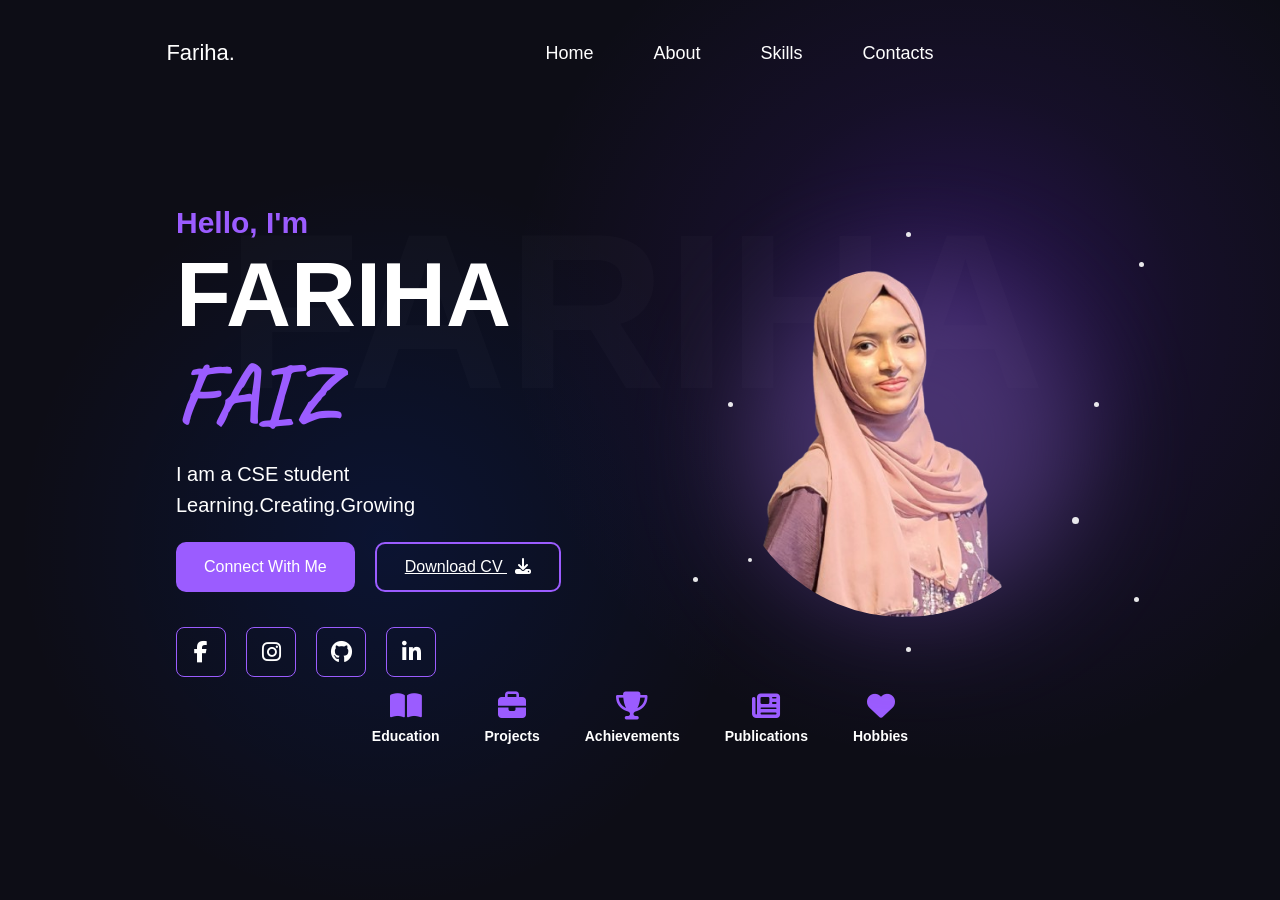
<file: index.html>
<!DOCTYPE html>
<html lang="en">
<head>
    <meta charset="UTF-8">
    <meta name="viewport" content="width=device-width, initial-scale=1.0">
    <title>Fariha Portfolio</title>

    <link rel="stylesheet" href="style.css">

    <link rel="stylesheet"
    href="https://cdnjs.cloudflare.com/ajax/libs/font-awesome/6.5.1/css/all.min.css">
<link href="https://fonts.googleapis.com/css2?family=Caveat:wght@700&display=swap" rel="stylesheet">
</head>
<body>

    <!-- Navbar -->

    <nav class="navbar">

        <div class="logo">
            Fariha.
        </div>

        <ul class="menu">
            <li><a href="#">Home</a></li>
            <li><a href="about.html">About</a></li>
            <li><a href="skills.html">Skills</a></li>
            <li><a href="contacts.html">Contacts</a></li>
            
        </ul>

    </nav>

    <section class="hero">
        <div class="bg-text">FARIHA</div>

        <div class="hero-content">

            <h3>Hello, I'm</h3>

            <h1>FARIHA</h1>

            <h2>FAIZ</h2>

            <p>I am a CSE student</p>

            <p>Learning.Creating.Growing</p>

            <div class="buttons">

               <button class="connect-btn">
                    Connect With Me
                </button>
 
                <a href="Fariha_Binte_Faiz_CV.pdf"
                   class="cv-btn" download>
    Download CV <i class="fa-solid fa-download"></i>
                </a>

            </div>

           <div class="social-icons">

    <a href="https://www.facebook.com/share/1924A98xj2/" target="_blank">
        <i class="fab fa-facebook-f"></i>
    </a>

    <a href="https://www.instagram.com/_fariha_faiz_/" target="_blank">
        <i class="fab fa-instagram"></i>
    </a>

    <a href="https://github.com/farihafaiz008" target="_blank">
        <i class="fab fa-github"></i>
    </a>

    <a href="#" target="_blank">
        <i class="fab fa-linkedin-in"></i>
    </a>

</div> 

        </div>

        <div class="hero-image">
    <div class="glow-circle"></div>
    <div class="photo-ring"></div>
    <img src="images/fariha.png" alt="Fariha">

    <span class="dot dot1"></span>
<span class="dot dot3"></span>

<span class="dot dot4"></span>
<span class="dot dot5"></span>
<span class="dot dot6"></span>
   <span class="dot dot7"></span> 
<span class="dot dot8"></span>
<span class="dot dot9"></span>
<span class="dot dot10"></span>
<span class="dot dot11"></span>
<span class="dot dot12"></span>
    

</div>

    </section>
<section class="bottom-nav">

    <a href="education.html" class="bottom-item">
        <i class="fas fa-book-open"></i>
        <span>Education</span>
    </a>

    <a href="projects.html" class="bottom-item">
        <i class="fas fa-briefcase"></i>
        <span>Projects</span>
    </a>

    <a href="achievements.html" class="bottom-item">
        <i class="fas fa-trophy"></i>
        <span>Achievements</span>
    </a>

    <a href="publications.html" class="bottom-item">
        <i class="fas fa-newspaper"></i>
        <span>Publications</span>
    </a>

    <a href="hobbies.html" class="bottom-item">
        <i class="fas fa-heart"></i>
        <span>Hobbies</span>
    </a>

</section>
    
</body>
</html>
</file>
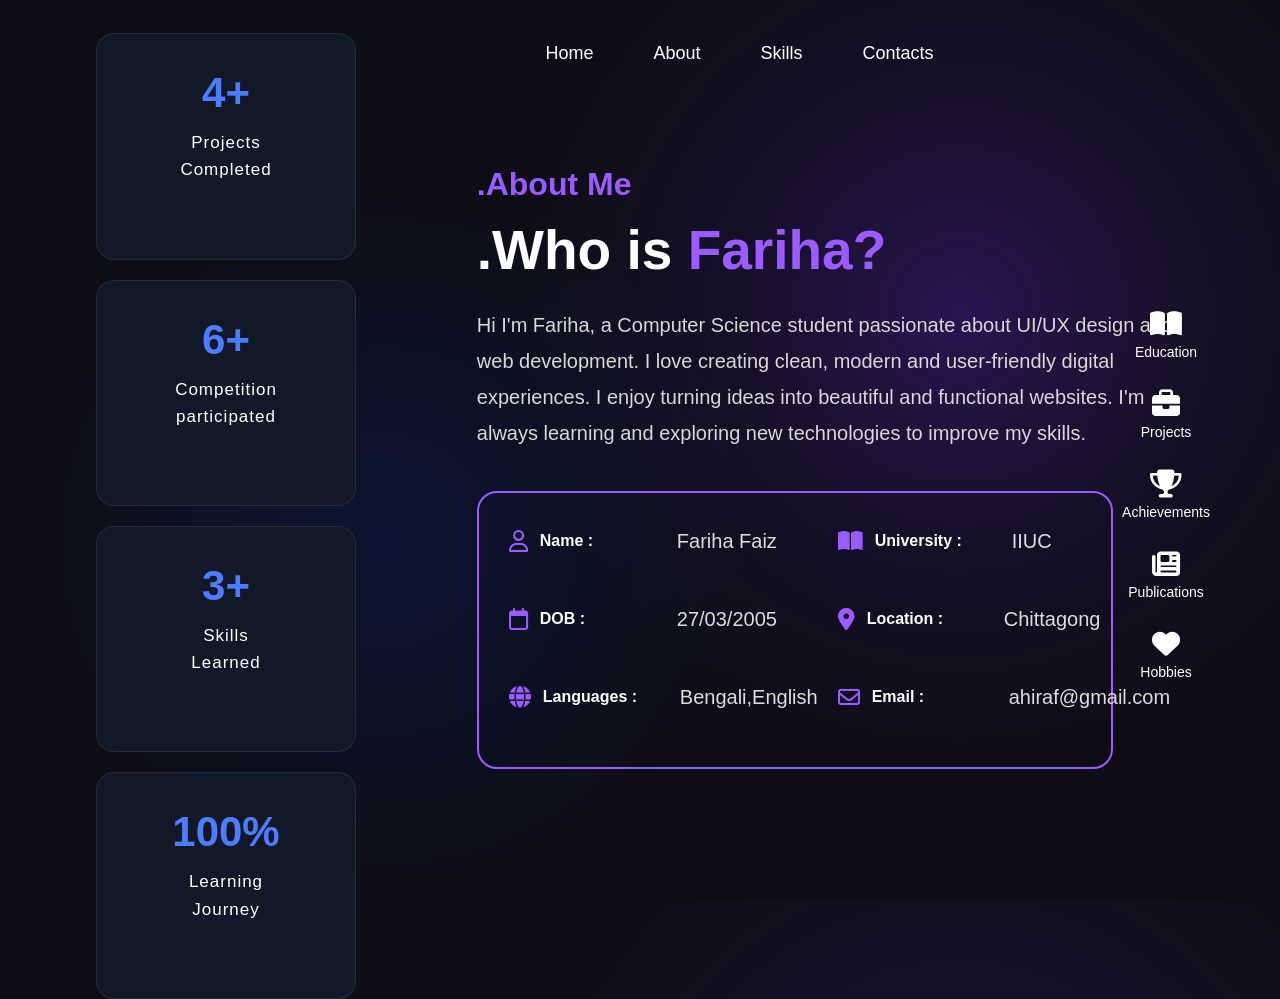
<file: about.html>
<!DOCTYPE html>
<html lang="en">
<head>
    <meta charset="UTF-8">
    <meta name="viewport" content="width=device-width, initial-scale=1.0">
    <title>Fariha Portfolio</title>

    <link rel="stylesheet" href="style.css">

    <link rel="stylesheet"
    href="https://cdnjs.cloudflare.com/ajax/libs/font-awesome/6.5.1/css/all.min.css">
<link href="https://fonts.googleapis.com/css2?family=Caveat:wght@700&display=swap" rel="stylesheet">
</head>
<body>
<div class="side-menu">
    <a href="education.html"><i class="fas fa-book-open"></i><span>Education</span></a>

    <a href="projects.html"><i class="fas fa-briefcase"></i><span>Projects</span></a>

    <a href="achievements.html"><i class="fas fa-trophy"></i><span>Achievements</span></a>

    <a href="publications.html"><i class="fas fa-newspaper"></i><span>Publications</span></a>

    <a href="hobbies.html"><i class="fas fa-heart"></i><span>Hobbies</span></a>
</div>
    <!-- Navbar -->

    <nav class="navbar">

        <div class="logo">
            Fariha.
        </div>

        <ul class="menu">
            <li><a href="index.html">Home</a></li>
            <li><a href="#">About</a></li>
            <li><a href="skills.html">Skills</a></li>
            <li><a href="contacts.html">Contacts</a></li>
        </ul>

    </nav>

<section class="about page-animation">
    <div class="about-left">

    <div class="stat-card">
        <h2>4+</h2>
        <p>Projects<br>Completed</p>
    </div>

    <div class="stat-card">
        <h2>6+</h2>
        <p>Competition<br>participated</p>
    </div>

    <div class="stat-card">
        <h2>3+</h2>
        <p>Skills<br>Learned</p>
    </div>

    <div class="stat-card">
        <h2>100%</h2>
        <p>Learning<br>Journey</p>
    </div>

</div>

    <!-- Right Side -->
    <div class="about-right">

        <h4>.About Me</h4>

        <h1>.Who is <span>Fariha?</span></h1>

        <p>
            Hi I'm Fariha, a Computer Science student passionate about UI/UX design and web development.
            I love creating clean, modern and user-friendly digital experiences.
            I enjoy turning ideas into beautiful and functional websites.
            I'm always learning and exploring new technologies to improve my skills.
        </p>

        <div class="info-box">

            <div class="info-item">
                <i class="fa-regular fa-user"></i>
                <span>Name :</span>
                <p>Fariha Faiz</p>
            </div>

            <div class="info-item">
                <i class="fa-solid fa-book-open"></i>
                <span>University :</span>
                <p>IIUC</p>
            </div>

            <div class="info-item">
                <i class="fa-regular fa-calendar"></i>
                <span>DOB :</span>
                <p>27/03/2005</p>
            </div>

            <div class="info-item">
                <i class="fa-solid fa-location-dot"></i>
                <span>Location :</span>
                <p>Chittagong</p>
            </div>

            <div class="info-item">
                <i class="fa-solid fa-globe"></i>
                <span>Languages :</span>
                <p>Bengali,English</p>
            </div>

            <div class="info-item">
                <i class="fa-regular fa-envelope"></i>
                <span>Email :</span>
                <p>ahiraf@gmail.com</p>
            </div>

        </div>

    </div>

</section>
</file>
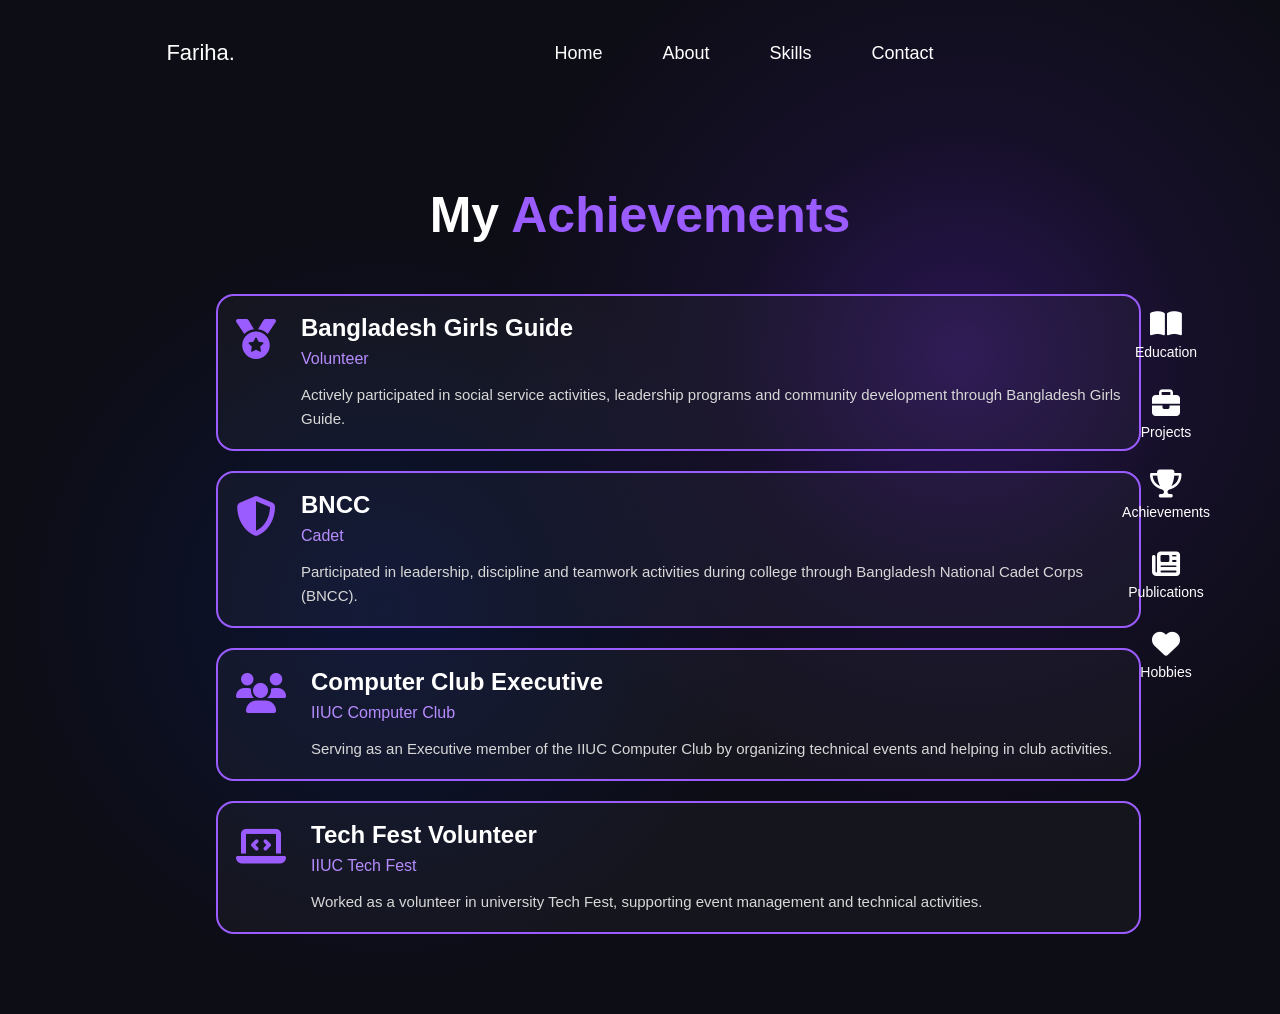
<file: achievements.html>
<!DOCTYPE html>
<html lang="en">
<head>
    <meta charset="UTF-8">
    <meta name="viewport" content="width=device-width, initial-scale=1.0">
    <title>Achievements | Fariha Portfolio</title>

    <link rel="stylesheet" href="style.css">

    <link rel="stylesheet"
    href="https://cdnjs.cloudflare.com/ajax/libs/font-awesome/6.5.1/css/all.min.css">
</head>
<body>
<div class="side-menu">
    <a href="education.html"><i class="fas fa-book-open"></i><span>Education</span></a>

    <a href="projects.html"><i class="fas fa-briefcase"></i><span>Projects</span></a>

    <a href="achievements.html"><i class="fas fa-trophy"></i><span>Achievements</span></a>

    <a href="publications.html"><i class="fas fa-newspaper"></i><span>Publications</span></a>

    <a href="hobbies.html"><i class="fas fa-heart"></i><span>Hobbies</span></a>
</div>
<nav class="navbar">

    <div class="logo">
        Fariha.
    </div>

    <ul class="menu">
        <li><a href="index.html">Home</a></li>
        <li><a href="about.html">About</a></li>
        <li><a href="skills.html">Skills</a></li>
        <li><a href="contacts.html">Contact</a></li>
    </ul>

</nav>

<section class="achievement-page page-animation">

    <h1>My <span>Achievements</span></h1>

    <div class="achievement-box">

        <i class="fas fa-medal"></i>

        <div class="achievement-content">

            <h2>Bangladesh Girls Guide</h2>

            <h4>Volunteer</h4>

            <p>
                Actively participated in social service activities,
                leadership programs and community development through
                Bangladesh Girls Guide.
            </p>

        </div>

    </div>


    <div class="achievement-box">

        <i class="fas fa-shield-alt"></i>

        <div class="achievement-content">

            <h2>BNCC</h2>

            <h4>Cadet</h4>

            <p>
                Participated in leadership, discipline and teamwork
                activities during college through Bangladesh National
                Cadet Corps (BNCC).
            </p>

        </div>

    </div>


    <div class="achievement-box">

        <i class="fas fa-users"></i>

        <div class="achievement-content">

            <h2>Computer Club Executive</h2>

            <h4>IIUC Computer Club</h4>

            <p>
                Serving as an Executive member of the IIUC Computer
                Club by organizing technical events and helping in
                club activities.
            </p>

        </div>

    </div>


    <div class="achievement-box">

        <i class="fas fa-laptop-code"></i>

        <div class="achievement-content">

            <h2>Tech Fest Volunteer</h2>

            <h4>IIUC Tech Fest</h4>

            <p>
                Worked as a volunteer in university Tech Fest,
                supporting event management and technical activities.
            </p>

        </div>

    </div>

</section>

</body>
</html>
</file>
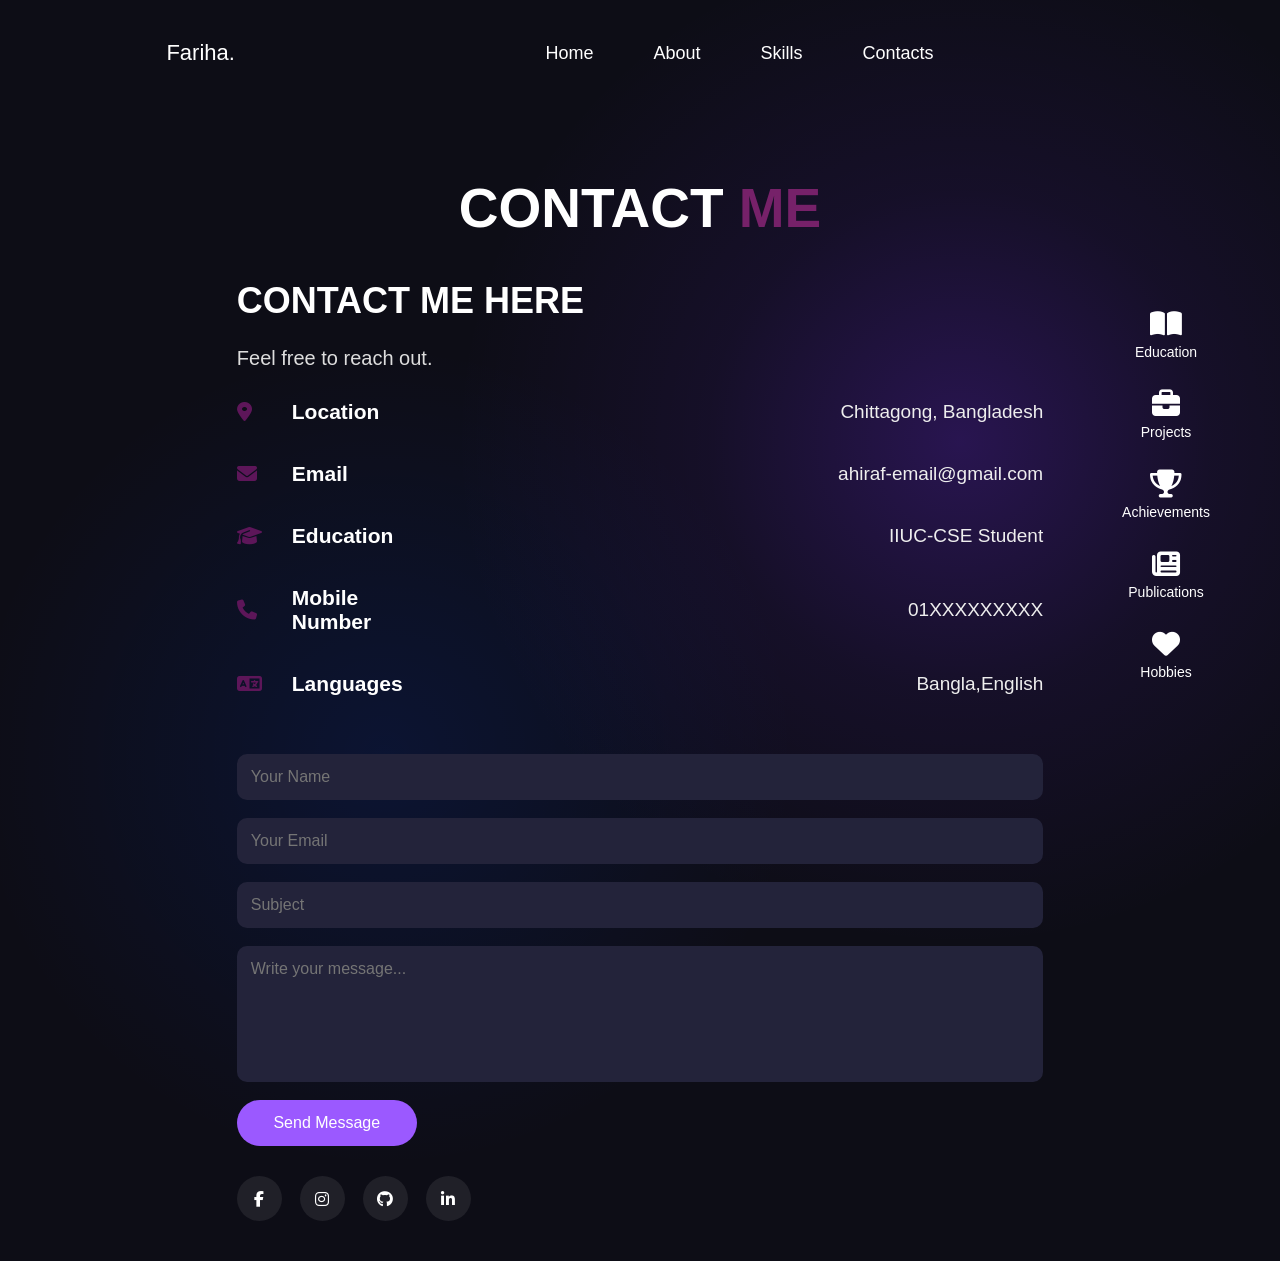
<file: contacts.html>
<!DOCTYPE html>
<html lang="en">

<head>
    <meta charset="UTF-8">
    <meta name="viewport" content="width=device-width, initial-scale=1.0">

    <title>Contact Me</title>

    <!-- Font Awesome -->
    <link rel="stylesheet"
        href="https://cdnjs.cloudflare.com/ajax/libs/font-awesome/6.5.1/css/all.min.css">

    <!-- Your CSS -->
    <link rel="stylesheet" href="style.css">
</head>

<body>
    <div class="side-menu">
    <a href="education.html"><i class="fas fa-book-open"></i><span>Education</span></a>

    <a href="projects.html"><i class="fas fa-briefcase"></i><span>Projects</span></a>

    <a href="achievements.html"><i class="fas fa-trophy"></i><span>Achievements</span></a>

    <a href="publications.html"><i class="fas fa-newspaper"></i><span>Publications</span></a>

    <a href="hobbies.html"><i class="fas fa-heart"></i><span>Hobbies</span></a>
</div>
    <!-- Navigation -->
    <nav class="navbar">

        <div class="logo">
            Fariha.
        </div>

        <ul class="menu">
            <li><a href="index.html">Home</a></li>
            <li><a href="about.html">About</a></li>
            <li><a href="skills.html">Skills</a></li>
            <li><a href="contacts.html">Contacts</a></li>
        </ul>

    </nav>


    <!-- Contact Section -->
    <section class="contact-page page-animation">

        <h1>CONTACT <span>ME</span></h1>

        <div class="contact-container">

            <h2>CONTACT ME HERE</h2>

            <p class="contact-intro">
            Feel free to reach out.
            </p>


            <div class="contact-info">

                <div class="contact-row">
                    <i class="fa-solid fa-location-dot"></i>

                    <strong>Location</strong>

                    <span>Chittagong, Bangladesh</span>
                </div>


                <div class="contact-row">
                    <i class="fa-solid fa-envelope"></i>

                    <strong>Email</strong>

                    <span>ahiraf-email@gmail.com</span>
                </div>


                <div class="contact-row">
                    <i class="fa-solid fa-graduation-cap"></i>

                    <strong>Education</strong>

                    <span>IIUC-CSE Student</span>
                </div>


                <div class="contact-row">
                    <i class="fa-solid fa-phone"></i>

                    <strong>Mobile Number</strong>

                    <span>01XXXXXXXXX</span>
                </div>


                <div class="contact-row">
                    <i class="fa-solid fa-language"></i>

                    <strong>Languages</strong>

                    <span>Bangla,English</span>
                </div>

            </div>
<div class="contact-form">

    <form id="contact-form"
    action="https://script.google.com/macros/s/AKfycbw_-ZqKSYo4rCOXrwk0RtkuiYQh_sldBOYWYiv0GrfBlwLMph5H3DJQOP6vrZhJjw6c/exec"
    method="POST">
        <input type="text" name="name" placeholder="Your Name" required>

        <input type="email" name="email" placeholder="Your Email" required>

        <input type="text" name="subject" placeholder="Subject">

        <textarea name="message" rows="6" placeholder="Write your message..." required></textarea>

        <button type="submit">Send Message</button>

    </form>

</div>

            <!-- Social Links -->
            <div class="contact-social">

                <a href="#">
                    <i class="fa-brands fa-facebook-f"></i>
                </a>

                <a href="#">
                    <i class="fa-brands fa-instagram"></i>
                </a>

                <a href="#">
                    <i class="fa-brands fa-github"></i>
                </a>

                <a href="#">
                    <i class="fa-brands fa-linkedin-in"></i>
                </a>

            </div>

        </div>

    </section>

</body>
</html>
</file>
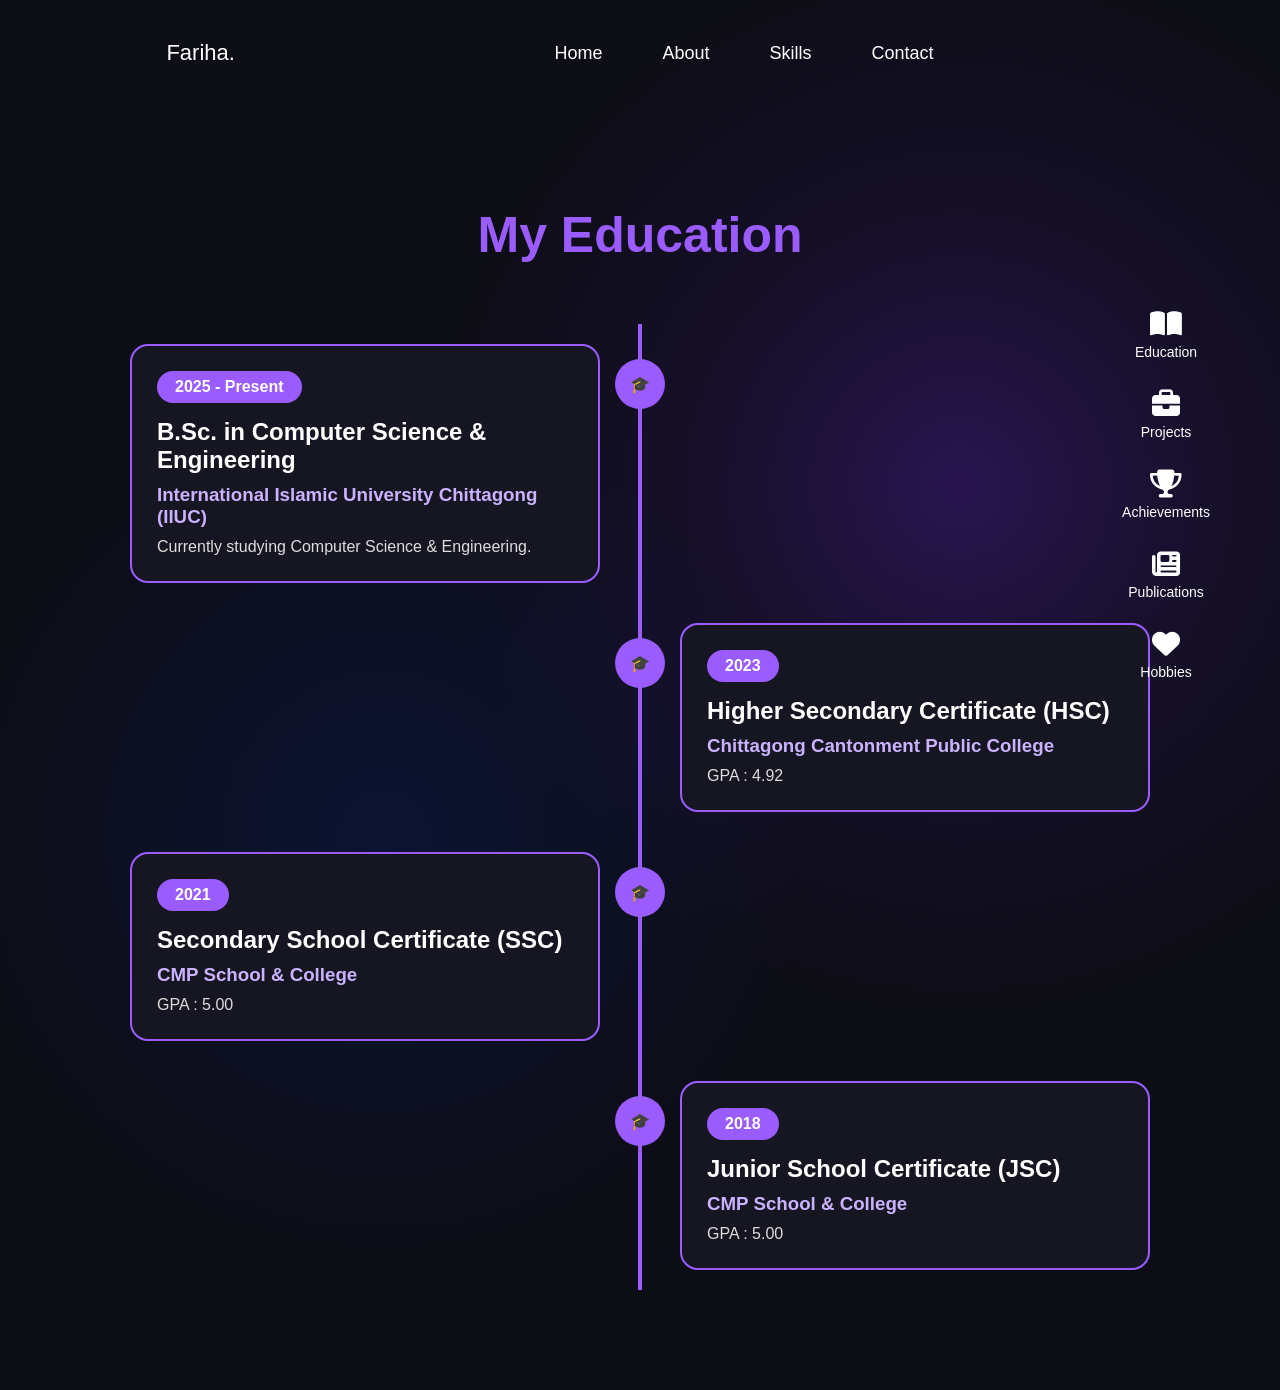
<file: education.html>
<!DOCTYPE html>
<html lang="en">
<head>
    <meta charset="UTF-8">
    <meta name="viewport" content="width=device-width, initial-scale=1.0">
    <title>Education | Fariha Portfolio</title>

    <link rel="stylesheet" href="style.css">

    <link rel="stylesheet"
    href="https://cdnjs.cloudflare.com/ajax/libs/font-awesome/6.5.1/css/all.min.css">
</head>
<body>
    <div class="side-menu">
    <a href="education.html"><i class="fas fa-book-open"></i><span>Education</span></a>

    <a href="projects.html"><i class="fas fa-briefcase"></i><span>Projects</span></a>

    <a href="achievements.html"><i class="fas fa-trophy"></i><span>Achievements</span></a>

    <a href="publications.html"><i class="fas fa-newspaper"></i><span>Publications</span></a>

    <a href="hobbies.html"><i class="fas fa-heart"></i><span>Hobbies</span></a>
</div>

    <!-- Navbar -->
    <nav class="navbar">

        <div class="logo">
            Fariha.
        </div>

        <ul class="menu">
            <li><a href="index.html">Home</a></li>
            <li><a href="about.html">About</a></li>
            <li><a href="skills.html">Skills</a></li>
            <li><a href="contacts.html">Contact</a></li>
        </ul>

    </nav>

    <!-- Education Section -->

    <section class="education page-animation">

        <h1 class="heading">My Education</h1>

        <div class="timeline">

            <div class="container left">
                <div class="content">
                    <span class="year">2025 - Present</span>
                    <h2>B.Sc. in Computer Science & Engineering</h2>
                    <h3>International Islamic University Chittagong (IIUC)</h3>
                    <p>
                        Currently studying Computer Science & Engineering.
                    </p>
                </div>
            </div>

            <div class="container right">
                <div class="content">
                    <span class="year">2023</span>
                    <h2>Higher Secondary Certificate (HSC)</h2>
                    <h3>Chittagong Cantonment Public College</h3>
                    <p>GPA : 4.92</p>
                </div>
            </div>

            <div class="container left">
                <div class="content">
                    <span class="year">2021</span>
                    <h2>Secondary School Certificate (SSC)</h2>
                    <h3>CMP School & College</h3>
                    <p>GPA : 5.00</p>
                </div>
            </div>

            <div class="container right">
                <div class="content">
                    <span class="year">2018</span>
                    <h2>Junior School Certificate (JSC)</h2>
                    <h3>CMP School & College</h3>
                    <p>GPA : 5.00</p>
                </div>
            </div>

        </div>

    </section>

</body>
</html>
</file>
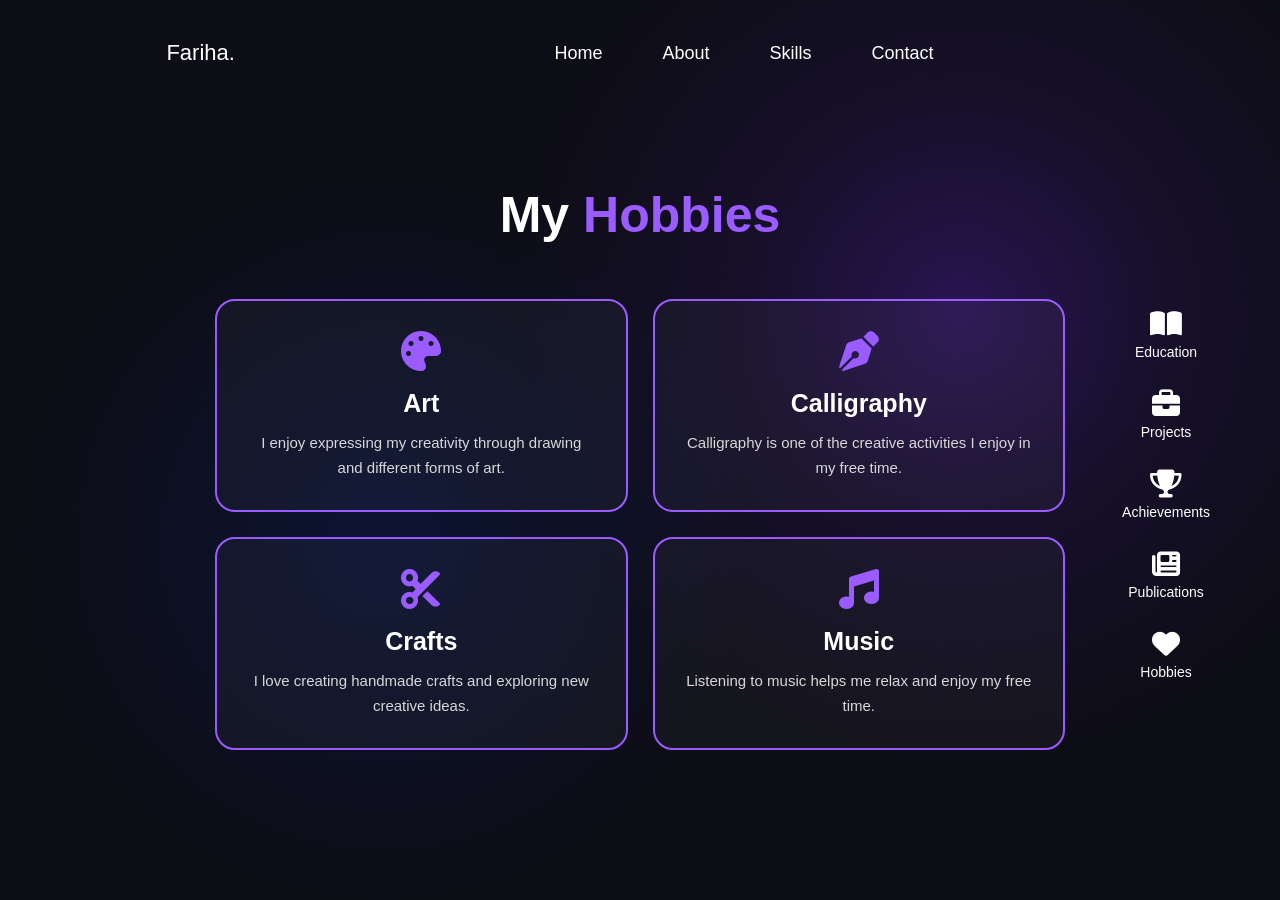
<file: hobbies.html>
<!DOCTYPE html>
<html lang="en">
<head>
    <meta charset="UTF-8">
    <meta name="viewport" content="width=device-width, initial-scale=1.0">

    <title>Hobbies | Fariha Portfolio</title>

    <link rel="stylesheet" href="style.css">

    <link rel="stylesheet"
    href="https://cdnjs.cloudflare.com/ajax/libs/font-awesome/6.5.1/css/all.min.css">
</head>

<body>
    <div class="side-menu">
    <a href="education.html"><i class="fas fa-book-open"></i><span>Education</span></a>

    <a href="projects.html"><i class="fas fa-briefcase"></i><span>Projects</span></a>

    <a href="achievements.html"><i class="fas fa-trophy"></i><span>Achievements</span></a>

    <a href="publications.html"><i class="fas fa-newspaper"></i><span>Publications</span></a>

    <a href="hobbies.html"><i class="fas fa-heart"></i><span>Hobbies</span></a>
</div>

    <!-- Navbar -->

    <nav class="navbar">

        <div class="logo">
            Fariha.
        </div>

        <ul class="menu">

            <li><a href="index.html">Home</a></li>

            <li><a href="about.html">About</a></li>

            <li><a href="skills.html">Skills</a></li>

            <li><a href="contacts.html">Contact</a></li>

        </ul>

    </nav>


    <!-- Hobbies -->

    <section class="hobbies-page page-animation">

        <h1>My <span>Hobbies</span></h1>


        <div class="hobbies-container">

            <div class="hobby-card">

                <i class="fas fa-palette"></i>

                <h2>Art</h2>

                <p>
                    I enjoy expressing my creativity through drawing
                    and different forms of art.
                </p>

            </div>


            <div class="hobby-card">

                <i class="fas fa-pen-nib"></i>

                <h2>Calligraphy</h2>

                <p>
                    Calligraphy is one of the creative activities I
                    enjoy in my free time.
                </p>

            </div>


            <div class="hobby-card">

                <i class="fas fa-scissors"></i>

                <h2>Crafts</h2>

                <p>
                    I love creating handmade crafts and exploring
                    new creative ideas.
                </p>

            </div>


            <div class="hobby-card">

                <i class="fas fa-music"></i>

                <h2>Music</h2>

                <p>
                    Listening to music helps me relax and enjoy
                    my free time.
                </p>

            </div>


        </div>

    </section>

</body>
</html>
</file>
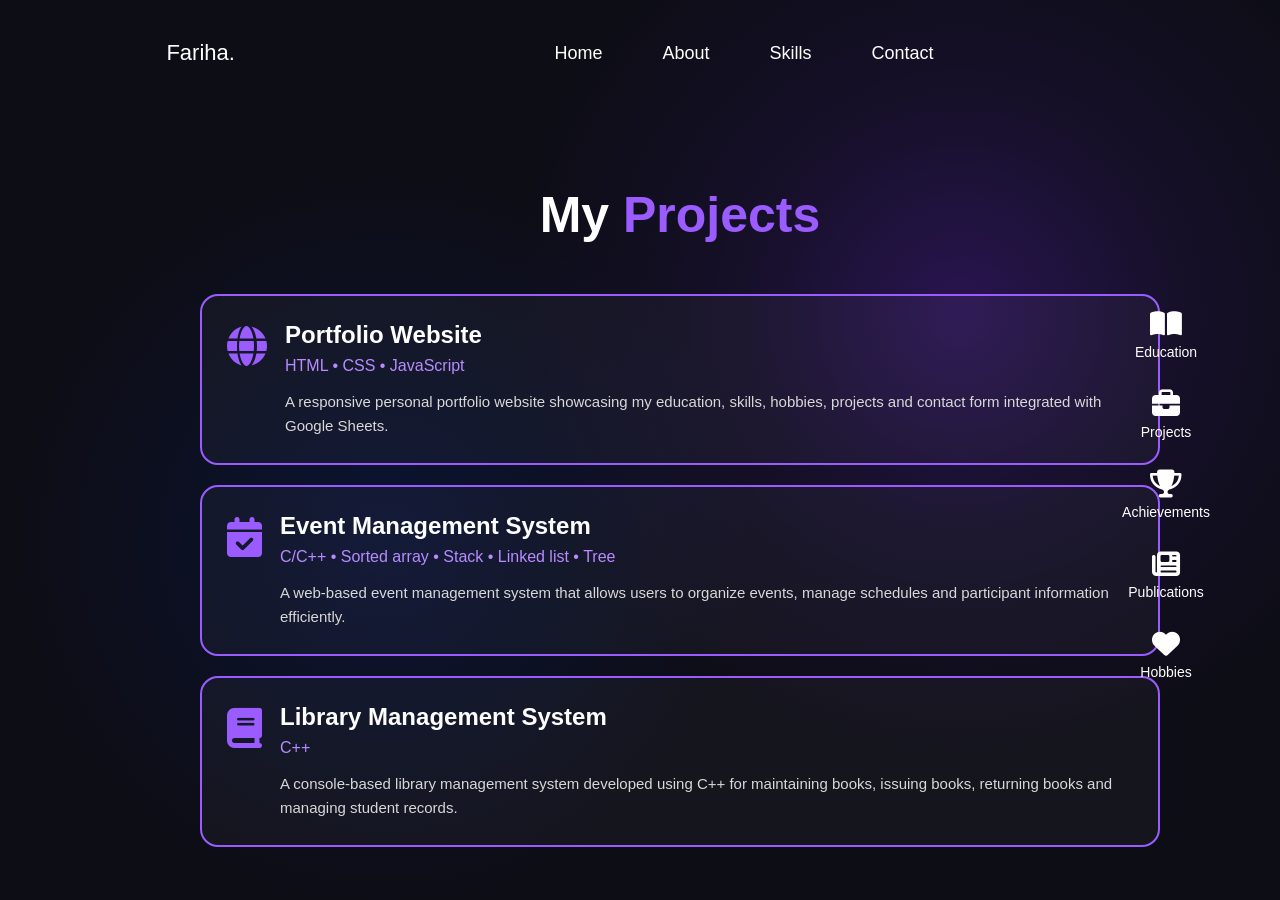
<file: projects.html>
<!DOCTYPE html>
<html lang="en">
<head>
    <meta charset="UTF-8">
    <meta name="viewport" content="width=device-width, initial-scale=1.0">
    <title>Projects | Fariha Portfolio</title>

    <link rel="stylesheet" href="style.css">

    <link rel="stylesheet"
    href="https://cdnjs.cloudflare.com/ajax/libs/font-awesome/6.5.1/css/all.min.css">
</head>

<body>
    <div class="side-menu">
    <a href="education.html"><i class="fas fa-book-open"></i><span>Education</span></a>

    <a href="projects.html"><i class="fas fa-briefcase"></i><span>Projects</span></a>

    <a href="achievements.html"><i class="fas fa-trophy"></i><span>Achievements</span></a>

    <a href="publications.html"><i class="fas fa-newspaper"></i><span>Publications</span></a>

    <a href="hobbies.html"><i class="fas fa-heart"></i><span>Hobbies</span></a>
</div>

<nav class="navbar">

    <div class="logo">
        Fariha.
    </div>

    <ul class="menu">
        <li><a href="index.html">Home</a></li>
        <li><a href="about.html">About</a></li>
        <li><a href="skills.html">Skills</a></li>
        <li><a href="contacts.html">Contact</a></li>
    </ul>

</nav>


<section class="projects-page page-animation">

    <h1>My <span>Projects</span></h1>

    <div class="project-box">

        <i class="fas fa-globe"></i>

        <div class="project-content">

            <h2>Portfolio Website</h2>

            <h4>HTML • CSS • JavaScript</h4>

            <p>
                A responsive personal portfolio website showcasing my
                education, skills, hobbies, projects and contact form
                integrated with Google Sheets.
            </p>

        </div>

    </div>


    <div class="project-box">

        <i class="fas fa-calendar-check"></i>

        <div class="project-content">

            <h2>Event Management System</h2>

            <h4>C/C++ • Sorted array • Stack • Linked list • Tree</h4>

            <p>
                A web-based event management system that allows users
                to organize events, manage schedules and participant
                information efficiently.
            </p>

        </div>

    </div>


    <div class="project-box">

        <i class="fas fa-book"></i>

        <div class="project-content">

            <h2>Library Management System</h2>

            <h4>C++</h4>

            <p>
                A console-based library management system developed
                using C++ for maintaining books, issuing books,
                returning books and managing student records.
            </p>

        </div>

    </div>

</section>

</body>
</html>
</file>
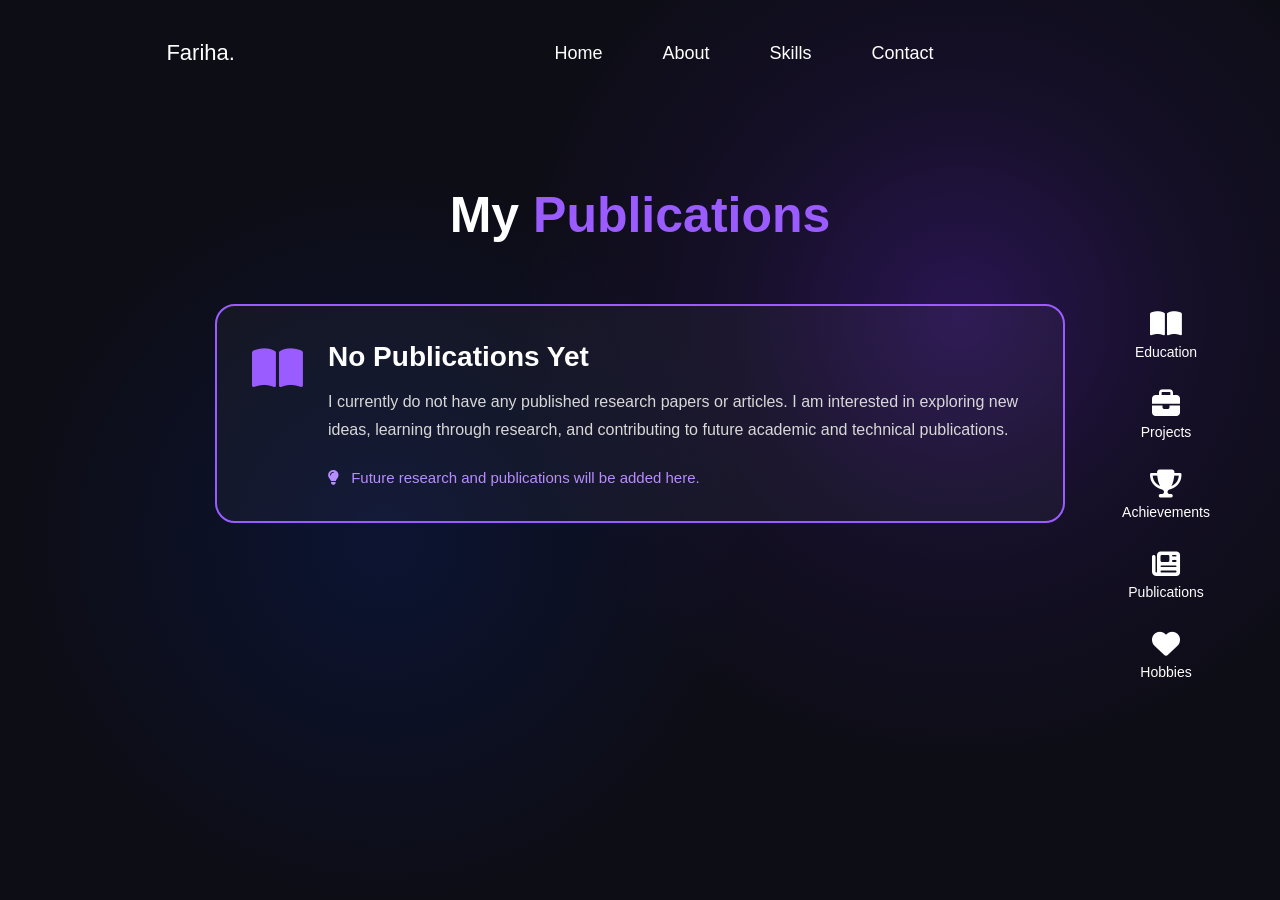
<file: publications.html>
<!DOCTYPE html>
<html lang="en">
<head>
    <meta charset="UTF-8">
    <meta name="viewport" content="width=device-width, initial-scale=1.0">

    <title>Publications | Fariha Portfolio</title>

    <link rel="stylesheet" href="style.css">

    <link rel="stylesheet"
    href="https://cdnjs.cloudflare.com/ajax/libs/font-awesome/6.5.1/css/all.min.css">
</head>

<body>
<div class="side-menu">
    <a href="education.html"><i class="fas fa-book-open"></i><span>Education</span></a>

    <a href="projects.html"><i class="fas fa-briefcase"></i><span>Projects</span></a>

    <a href="achievements.html"><i class="fas fa-trophy"></i><span>Achievements</span></a>

    <a href="publications.html"><i class="fas fa-newspaper"></i><span>Publications</span></a>

    <a href="hobbies.html"><i class="fas fa-heart"></i><span>Hobbies</span></a>
</div>

    <!-- Navbar -->

    <nav class="navbar">

        <div class="logo">
            Fariha.
        </div>

        <ul class="menu">

            <li>
                <a href="index.html">Home</a>
            </li>

            <li>
                <a href="about.html">About</a>
            </li>

            <li>
                <a href="skills.html">Skills</a>
            </li>

            <li>
                <a href="contacts.html">Contact</a>
            </li>

        </ul>

    </nav>


    <!-- Publications -->

    <section class="publication-page page-animation">

        <h1>My <span>Publications</span></h1>


        <div class="publication-box">

            <i class="fas fa-book-open"></i>

            <div class="publication-content">

                <h2>No Publications Yet</h2>

                <p>
                    I currently do not have any published research papers
                    or articles. I am interested in exploring new ideas,
                    learning through research, and contributing to future
                    academic and technical publications.
                </p>

                <div class="future-text">
                    <i class="fas fa-lightbulb"></i>
                    Future research and publications will be added here.
                </div>

            </div>

        </div>

    </section>

</body>
</html>
</file>
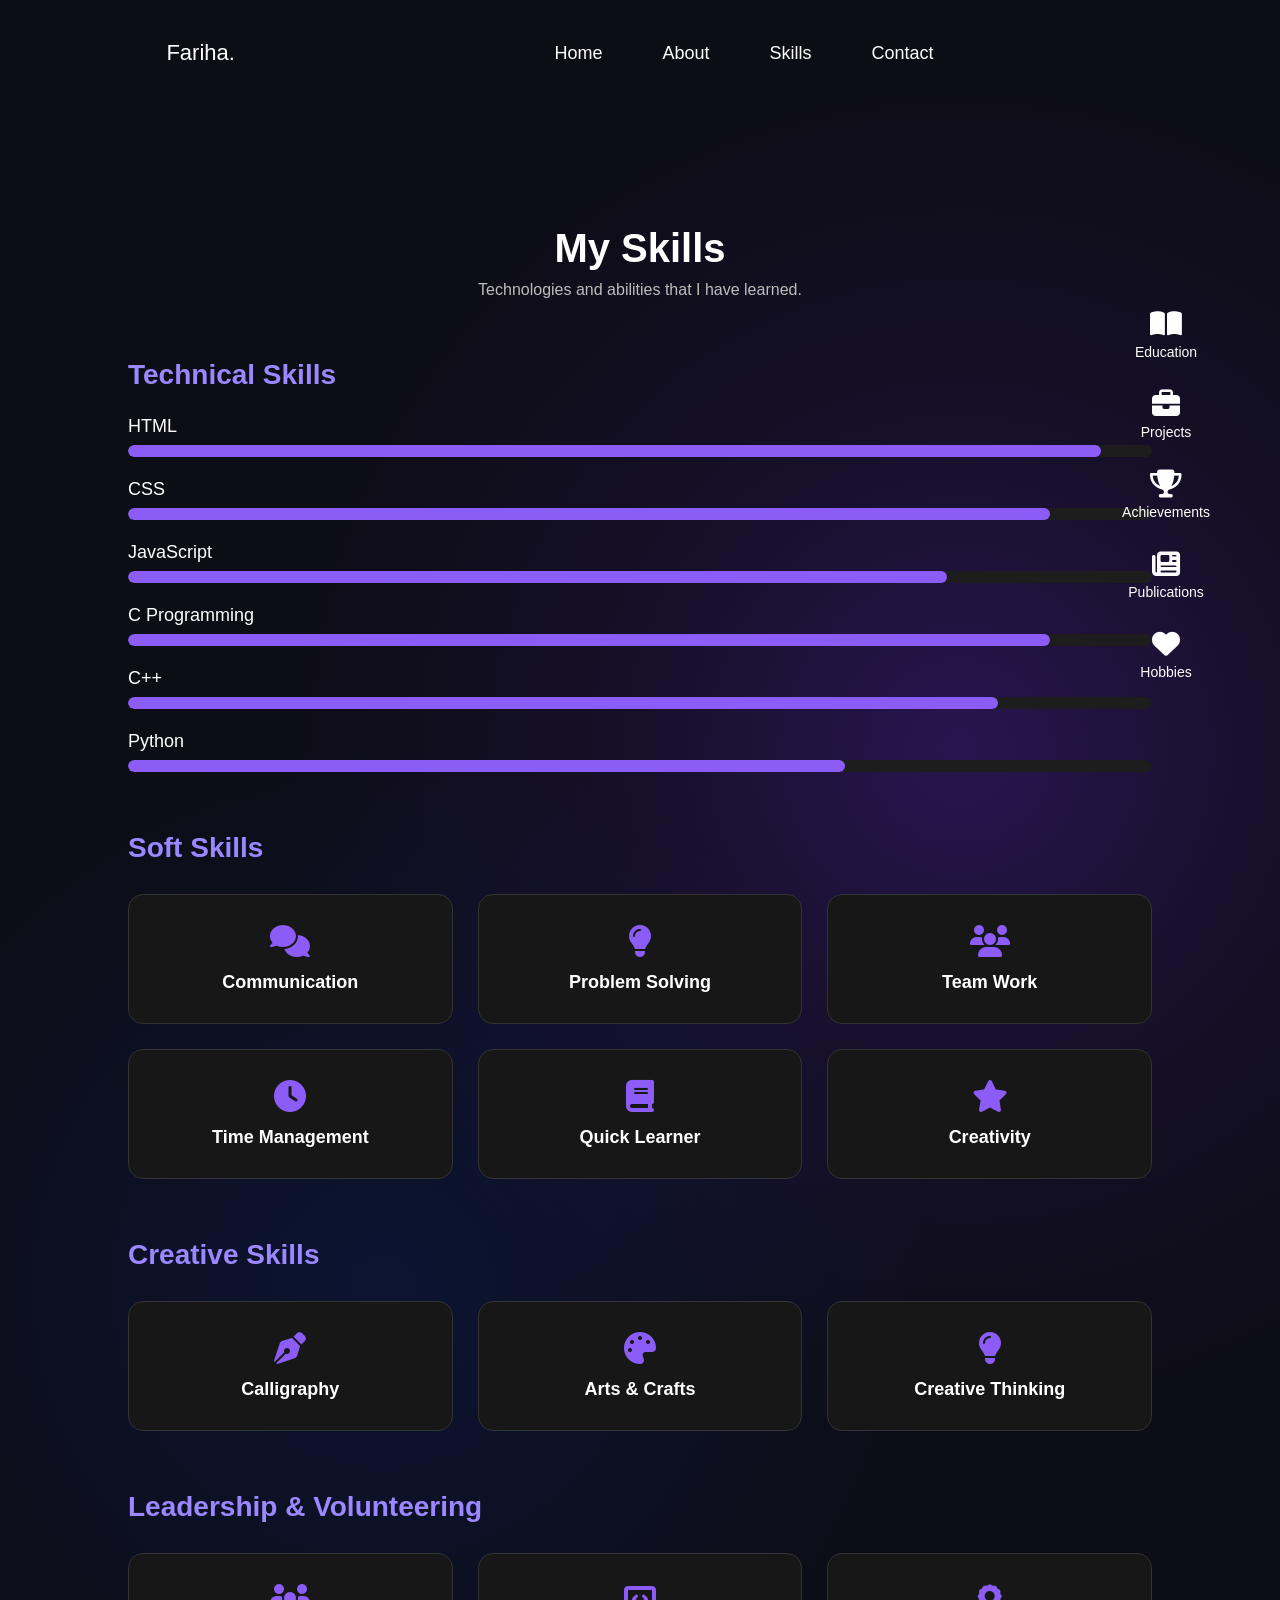
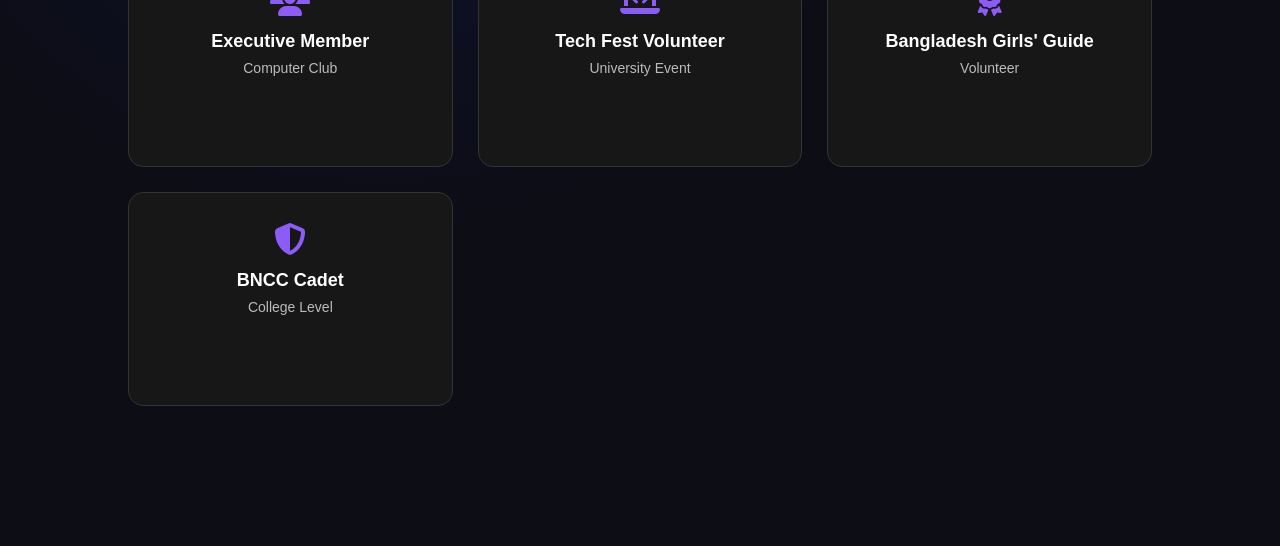
<file: skills.html>
<!DOCTYPE html>
<html lang="en">
<head>

<meta charset="UTF-8">
<meta name="viewport" content="width=device-width, initial-scale=1.0">

<title>Skills</title>

<link rel="stylesheet" href="style.css">

<link rel="stylesheet"
href="https://cdnjs.cloudflare.com/ajax/libs/font-awesome/6.5.1/css/all.min.css">

</head>

<body>
    <div class="side-menu">
    <a href="education.html"><i class="fas fa-book-open"></i><span>Education</span></a>

    <a href="projects.html"><i class="fas fa-briefcase"></i><span>Projects</span></a>

    <a href="achievements.html"><i class="fas fa-trophy"></i><span>Achievements</span></a>

    <a href="publications.html"><i class="fas fa-newspaper"></i><span>Publications</span></a>

    <a href="hobbies.html"><i class="fas fa-heart"></i><span>Hobbies</span></a>
</div>


<nav class="navbar">

<div class="logo">
Fariha.
</div>

<ul class="menu">
<li><a href="index.html">Home</a></li>
<li><a href="about.html">About</a></li>
<li><a href="skills.html">Skills</a></li>
<li><a href="contacts.html">Contact</a></li>
</ul>

</nav>

<section class="skills skills-page">

<h2>My Skills</h2>

<p>Technologies and abilities that I have learned.</p>

<!-- Technical Skills -->

<div class="skill-box">

<h3>Technical Skills</h3>

<div class="skill">
<span>HTML</span>
<div class="progress">
<div class="html"></div>
</div>
</div>

<div class="skill">
<span>CSS</span>
<div class="progress">
<div class="css"></div>
</div>
</div>

<div class="skill">
<span>JavaScript</span>
<div class="progress">
<div class="js"></div>
</div>
</div>

<div class="skill">
<span>C Programming</span>
<div class="progress">
<div class="c"></div>
</div>
</div>

<div class="skill">
<span>C++</span>
<div class="progress">
<div class="cpp"></div>
</div>
</div>

<div class="skill">
<span>Python</span>
<div class="progress">
<div class="python"></div>
</div>
</div>

</div>

<!-- Soft Skills -->

<div class="skill-box">

<h3>Soft Skills</h3>

<div class="soft-grid">

<div class="soft-card">
<i class="fa-solid fa-comments"></i>
<h4>Communication</h4>
</div>

<div class="soft-card">
<i class="fa-solid fa-lightbulb"></i>
<h4>Problem Solving</h4>
</div>

<div class="soft-card">
<i class="fa-solid fa-users"></i>
<h4>Team Work</h4>
</div>

<div class="soft-card">
<i class="fa-solid fa-clock"></i>
<h4>Time Management</h4>
</div>

<div class="soft-card">
<i class="fa-solid fa-book"></i>
<h4>Quick Learner</h4>
</div>

<div class="soft-card">
<i class="fa-solid fa-star"></i>
<h4>Creativity</h4>
</div>

</div>

</div>
<div class="skill-box">

    <h3>Creative Skills</h3>

    <div class="soft-grid">

        <div class="soft-card">
            <i class="fa-solid fa-pen-nib"></i>
            <h4>Calligraphy</h4>
        </div>

        <div class="soft-card">
            <i class="fa-solid fa-palette"></i>
            <h4>Arts & Crafts</h4>
        </div>

        <div class="soft-card">
            <i class="fa-solid fa-lightbulb"></i>
            <h4>Creative Thinking</h4>
        </div>

    </div>

</div>
<div class="skill-box">

<h3>Leadership & Volunteering</h3>

<div class="soft-grid">

<div class="soft-card">
<i class="fa-solid fa-users"></i>
<h4>Executive Member</h4>
<p>Computer Club</p>
</div>

<div class="soft-card">
<i class="fa-solid fa-laptop-code"></i>
<h4>Tech Fest Volunteer</h4>
<p>University Event</p>
</div>

<div class="soft-card">
<i class="fa-solid fa-award"></i>
<h4>Bangladesh Girls' Guide</h4>
<p>Volunteer</p>
</div>

<div class="soft-card">
<i class="fa-solid fa-shield-halved"></i>
<h4>BNCC Cadet</h4>
<p>College Level</p>
</div>

</div>

</div>

</section>
<button id="topBtn" title="Go to top">
    <i class="fa-solid fa-arrow-up"></i>
</button>

<script src="script.js"></script>

</body>

</html>
</file>
<file: style.css>
*{
    margin:0;
    padding:0;
    box-sizing:border-box;
    font-family:Arial, sans-serif;
}

body{
    background:
    radial-gradient(circle at 75% 35%,
    rgba(123,44,255,0.25) 0%,
    rgba(123,44,255,0.08) 20%,
    transparent 40%),

    radial-gradient(circle at 30% 60%,
    rgba(0,70,255,0.12) 0%,
    transparent 35%),

    #0d0d16;

    color:white;
    min-height:100vh;
    position:relative;
    overflow-x:hidden;
}
/* Navbar */

.navbar{
    width:74%;
    margin:auto;
    padding:40px 0;

    display:flex;
    justify-content:space-between;
    align-items:center;
}

.logo{
    font-size:22px;
    font-weight:400;
}

.menu{
    display:flex;
    gap:60px;
    margin-right:180px ;
    list-style:none;
}

.menu a{
    color:white;
    text-decoration:none;
    font-size: 18px;
    font-weight: 500;
    transition:0.3s;
}

.menu a:hover{
    color:#9b5cff;
}

/* Hero Section */

.hero{
    width:85%;
    margin:60px auto;
position: relative;
    display:flex;
    justify-content:space-between;
    align-items:center;

    padding:40px 0 20px;
}

.hero-content{
    width:50%;
    margin-left: 80px;
}

.hero-content h3{
    color:#9b5cff;
    font-size:30px;
    margin-bottom:10px;
}

.hero-content h1{
    font-size:90px;
    line-height:90px;
}

.hero-content h2{
    font-family:'Caveat', cursive;
    font-size:85px;
    color:#9b5cff;
    margin-bottom:15px;
}

.hero-content p{
    font-size:20px;
    margin-bottom:8px;
}

/* Buttons */

.buttons{
    margin-top:25px;
    display:flex;
    gap:20px;
}

.connect-btn,
.cv-btn{

    padding:14px 28px;
    border-radius:10px;
    cursor:pointer;
    font-size:16px;
}
.connect-btn{
    background:#9b5cff;
    border:none;
    color:white;
}
.cv-btn i{
    margin-left: 8px;
    font-size: 16px;
}

/* Social Icons */

.social-icons{
    margin-top:35px;
    display:flex;
    gap:20px;
}

.social-icons a{
    width:50px;
    height:50px;

    border:1px solid #9b5cff;

    display:flex;
    justify-content:center;
    align-items:center;

    color:white;
    text-decoration:none;
    font-size:22px;

    border-radius:8px;
}

/* Image Section */
.glow-circle{
    width:330px;
    height:330px;

    background:#5d448a;

    border-radius:50%;

    position:absolute;

    filter:blur(55px);

    opacity:0.65;
}
.hero-image img{
    width:350px;
    height:350px;

    object-fit:cover;

    border-radius:50%;

    position:relative;
    left:-10px;
    z-index:2;
}

/* Cards */
.cards{
    width:79%;
    margin:20px auto 0;
margin-top: -95px;
    border:1px solid #9b5cff;

    border-radius: 27px;

    display:flex;
    justify-content:space-between;
    align-items:center;
gap:25px;
    padding:30px;
}
/* Responsive */

@media(max-width:768px){

    .navbar{
        flex-direction:column;
        gap:20px;
    }

    .menu{
        gap:20px;
    }

    .hero{
        flex-direction:column;
        text-align:center;
    }

    .hero-content,
    .hero-image{
        width:100%;
    }
    
    .hero-content h1{
        font-size:60px;
    }

    .hero-content h2{
        font-size:50px;
    }

    .buttons{
        justify-content:center;
    }

    .social-icons{
        justify-content:center;
    }

    .cards{
        flex-direction:column;
        gap:30px;
        text-align:center;
    }
}
.bg-text{
    position:absolute;
    left: 130px;
    top:40px;

    font-size:220px;
    font-weight:900;

    color:rgba(255,255,255,0.02);

    z-index:0;
    user-select:none;
}
.hero-image{
    width:35%;
    position:relative;

    display:flex;
    justify-content:center;
    align-items:center;
    left:-60px;
}


.dot{
    position:absolute;
    width:8px;
    height:8px;
    background:white;
    border-radius:50%;
}

.dot1{
    top:60px;
    left:-30px;
}

.dot2{
    top:180px;
    left:-70px;
}

.dot3{
    top:100px;
    right:-40px;
}

.dot4{
    top:250px;
    right:-70px;
}

.dot5{
    bottom:40px;
    left:50px;
}
.card{
    display: flex;
    align-items: center;
    gap: 12px;
    flex:1;
    max-width:220px ;
    
}
.card i{
    font-size: 30px;
    color: #b26cff;
}

.card h3{
    margin: 0;
}

.card p{
    margin: 5px 0 0;
}

.card-text{
    display:flex;
    flex-direction:column;
}

.card-text h3{
    margin:0;
}

.card-text p{
    margin-top:5px;
}
.card{
    transition:.3s;
}

.card:hover{
    transform:translateY(-6px);
    border-color:#9b5cff;
}
.photo{
    position: relative;
}
.dot{
    position:absolute;
    width:5px;
    height:5px;
    background:#fff;
    border-radius:50%;
    opacity:.9;
}
.dot1{
    top:15px;
    left:120px;
}

.dot2{
    top:55px;
    right:25px;
}

.dot3{
    top:135px;
    right:5px;
}

.dot4{
    bottom:55px;
    right:25px;
}

.dot5{
    bottom:15px;
    left:120px;
}

.dot6{
    bottom:55px;
    left:25px;
}

.dot7{
    top:135px;
    left:5px;
}
.dot1,.dot5{
    width:6px;
    height:6px;
}

.dot2,.dot6{
    width:4px;
    height:4px;
}

.dot3,.dot7{
    width:5px;
    height:5px;
}

.dot4{
    width:7px;
    height:7px;
}
/* Top */
.dot8{
    top: -35px;
    left: 48%;
}

/* Top Right */
.dot9{
    top: -5px;
    right: -40px;
}

/* Bottom Right */
.dot10{
    bottom: 15px;
    right: -35px;
}

/* Bottom */
.dot11{
    bottom: -35px;
    left: 48%;
}

/* Bottom Left */
.dot12{
    bottom: 35px;
    left: -30px;
}

.social-icons a{
    transition: all 0.3s ease;
}

.social-icons a:hover{
    transform: translateY(-5px);
    color: #b26cff;
}
.cv-btn{
    padding:14px 28px;
    border-radius:10px;
    cursor:pointer;
    font-size:16px;

    background:transparent;
    border:2px solid #9b5cff;
    color:white;

    transition: all 0.3s ease;
}
.cv-btn:hover{
    background:#9b5cff;
    color:#fff;
    box-shadow:0 0 15px rgba(155,92,255,.6);
}

.hero-image{
    position: relative;
    left: -80px;   
}

.bg-text{
    top: 20px;
}

.cards{
    position: relative;
    top: -20px;
}

.info-box{
    width: 90%;
    margin-top:40px;
    border:2px solid #9b5cff;
    border-radius:20px;
    padding:30px;

    display:grid;
    grid-template-columns:1fr 1fr;
    gap:20px;
}

.info-item{
    display:grid;
    grid-template-columns: 35px 90px auto;
    align-items:center;
    gap:12px;
    margin-bottom:22px;
}
.info-item i{
    color:#9b5cff;
    font-size:22px;
}
.info-item span{
    margin-right: 5px;
    font-weight:bold;
    color:white;
}
.info-item p{
    margin: 0;
    color:#ddd;
}

.about{
    width:85%;
    margin:60px auto;

    display:flex;
    justify-content:space-between;
    align-items:flex-start;

    position:relative;
    z-index:1;
}



.about-left{

    width:28%;
    height:700px;

    position:relative;
    z-index:2;
    display:flex;
    flex-direction: column;
    justify-content: center;
}
.line{

    width:15px;
    height:550px;

    background:#9b5cff;

    border-radius:20px;

    box-shadow:0 0 35px #9b5cff;

    position:absolute;
z-index: 2;
    left:28px;
}
.about-right{
    width:65%;
    margin-left: 30px;
    position: relative;
    z-index:2;
}

.about h4{
    color:#9b5cff;
    font-size:32px;
    margin-bottom:15px;
}

.about h1{
    color:white;
    font-size:55px;
    margin-bottom:25px;
}

.about h1 span{
    color:#9b5cff;
}

.about p{
    color:#d8d8d8;
    font-size:20px;
    line-height:1.8;
    margin-bottom:40px;
    max-width:700px;
}
.tag{
    width:170px;
    height:75px;

    border:2px solid #9b5cff;
    border-radius:10px;

    color:white;
    font-size:20px;

    display:flex;
    justify-content:center;
    align-items:center;

    margin-left:65px;
    margin-bottom:45px;
    background:rgba(155,92,255,.08);

    box-shadow:0 0 20px rgba(155,92,255,.45);
}
.info-item{
    display:flex;
    align-items:center;
    gap:12px;
}

.info-item span{
    min-width:120px;
    color:#fff;
    font-weight:600;
    white-space:nowrap;
}

.info-item p{
    color:#ddd;
    margin:0;
    white-space:nowrap;
}
.education{
    padding:100px 20px;
}

.heading{
    text-align:center;
    color:#9b5cff;
    font-size:50px;
    margin-bottom:60px;
}

.timeline{
    position:relative;
    max-width:1100px;
    margin:auto;
}

.timeline::before{
    content:"";
    position:absolute;
    width:4px;
    height:100%;
    background:#9b5cff;
    left:50%;
    transform:translateX(-50%);
}

.container{
    position:relative;
    width:50%;
    padding:20px 40px;
}

.left{
    left:0;
}

.right{
    left:50%;
}

.container::before{
    content:"🎓";
    position:absolute;
    width:50px;
    height:50px;
    border-radius:50%;
    background:#9b5cff;
    display:flex;
    justify-content:center;
    align-items:center;
    top:35px;
    z-index:2;
}

.left::before{
    right:-25px;
}

.right::before{
    left:-25px;
}

.content{
    background:#161622;
    border:2px solid #9b5cff;
    border-radius:18px;
    padding:25px;
    transition:.3s;
}

.content:hover{
    transform:translateY(-8px);
    box-shadow:0 0 25px #9b5cff;
}

.year{
    display:inline-block;
    background:#9b5cff;
    padding:7px 18px;
    border-radius:20px;
    margin-bottom:15px;
    font-weight:bold;
}

.content h2{
    margin-bottom:10px;
}

.content h3{
    color:#cbb2ff;
    margin-bottom:10px;
}

.content p{
    color:#ddd;
}

@media(max-width:768px){

.timeline::before{
left:25px;
}

.container{
width:100%;
left:0;
padding-left:70px;
padding-right:20px;
}

.right{
left:0;
}

.left::before,
.right::before{
left:0;
}

}


.quick-card i{
    font-size:28px;
    color:#9b5cff;
    margin-bottom:12px;
}

.quick-card h3{
    font-size: 16px;
    margin:4px 0 ;
}

.quick-card p{
    color:#ccc;
    font-size: 11px;
    margin: 0;
    line-height: 16px;
}
/*======================
      SKILLS PAGE
======================*/

.skills{
width:80%;
margin:auto;
padding:120px 0 80px;
}

.skills h2{
font-size:40px;
text-align:center;
color:#fff;
margin-bottom:10px;
}

.skills p{
text-align:center;
color:#bdbdbd;
margin-bottom:60px;
}

.skill-box{
margin-bottom:60px;
}

.skill-box h3{
font-size:28px;
color:#9b87ff;
margin-bottom:25px;
}

.skill{
margin-bottom:22px;
}

.skill span{
color:white;
font-size:18px;
}

.progress{
width:100%;
height:12px;
background:#1d1d1d;
border-radius:20px;
margin-top:8px;
overflow:hidden;
}

.progress div{
height:100%;
background:#8b5cf6;
border-radius:20px;
}
.html{
width:95%;
}

.css{
width:90%;
}

.js{
width:80%;
}

.c{
width:90%;
}

.cpp{
width:85%;
}

.python{
width:70%;
}
.soft-grid{

display:grid;
grid-template-columns:repeat(3,1fr);

gap:25px;

margin-top:30px;

}

.soft-card{

background:#171717;

padding:30px;

border-radius:15px;

text-align:center;

border:1px solid #333;

transition:.4s;

}

.soft-card:hover{

transform:translateY(-10px);

border-color:#8b5cf6;

box-shadow:0 0 20px rgba(139,92,246,.4);

}

.soft-card i{

font-size:32px;

color:#8b5cf6;

margin-bottom:15px;

}

.soft-card h4{

color:white;

font-size:18px;

}
.soft-card p{
    color:#bbb;
    font-size:14px;
    margin-top:8px;
}
.skills-page{
    animation: slideUp 1.2s ease-out;
}

@keyframes slideUp{
    from{
        opacity:0;
        transform:translateY(100vh);
    }

    to{
        opacity:1;
        transform:translateY(0);
    }
}
/* ================= CONTACT PAGE ================= */

.contact-page {
    min-height: 100vh;
    padding: 70px 8% 40px;
    color: white;
}

.contact-page h1 {
    text-align: center;
    font-size: 55px;
    margin-bottom: 40px;
}

.contact-page h1 span {
    color: #762169;
}

.contact-container {
    width: 75%;
    margin: auto;
}

.contact-container h2 {
    font-size: 36px;
    margin-bottom: 25px;
}

.contact-intro {
    font-size: 20px;
    margin-bottom: 30px;
    color: #ddd;
}

.contact-info {
    display: flex;
    flex-direction: column;
    gap: 20px;
}

.contact-row {
    display: grid;
    grid-template-columns: 40px 150px auto;
    align-items: center;
    column-gap:15px;
    font-size: 19px;
    margin-bottom:18px;
}

.contact-row i {
    font-size: 20px;
    color: #5d1659;
}

.contact-row strong {
    font-size: 21px;
}

.contact-row span {
    font-size: 19px;
    text-align: right;
    color: #eee;
}

.contact-social {
    display: flex;
    gap: 18px;
    margin-top: 30px;
}

.contact-social a {
    width: 45px;
    height: 45px;
    border-radius: 50%;
    display: flex;
    align-items: center;
    justify-content: center;

    background: rgba(255,255,255,0.08);
    color: white;
    text-decoration: none;

    transition: 0.3s;
}

.contact-social a:hover {
    background: #661766;
    color: #111;
    transform: translateY(-4px);
}


/* Mobile */

@media (max-width: 768px) {

    .contact-page {
        padding: 80px 5% 50px;
    }

    .contact-page h1 {
        font-size: 40px;
    }

    .contact-container {
        width: 100%;
    }

    .contact-row {
        grid-template-columns: 35px 130px 1fr;
        font-size: 14px;
    }

    .contact-row strong {
        font-size: 15px;
    }

    .contact-row span {
        font-size: 14px;
    }

}
.contact-form{
    margin-top:40px;
}

.contact-form form{
    display:flex;
    flex-direction:column;
    gap:18px;
}

.contact-form input,
.contact-form textarea{
    width:100%;
    padding:14px;
    border:none;
    border-radius:10px;
    background:#23233a;
    color:white;
    font-size:16px;
    outline:none;
}

.contact-form textarea{
    resize:none;
}

.contact-form button{
    width:180px;
    padding:14px;
    border:none;
    border-radius:30px;
    background:#9b59ff;
    color:white;
    font-size:16px;
    cursor:pointer;
    transition:.3s;
}

.contact-form button:hover{
    background:#7d3cff;
}
/*================ Projects Page ================*/

.projects-page{

    width:75%;
    margin:80px 0 80px 200px;
    color:white;

}

.projects-page h1{

    text-align:center;
    font-size:50px;
    margin-bottom:50px;

}

.projects-page span{

    color:#9b5cff;

}

.project-box{

    display:flex;
    align-items:flex-start;

    gap:18px;
    margin-bottom:20px;

    padding:25px;

    border:2px solid #9b5cff;

    border-radius:18px;

    background:rgba(255,255,255,.03);

    transition:.3s;

}

.project-box:hover{

    transform:translateY(-6px);

    box-shadow:0 0 20px rgba(155,92,255,.35);

}

.project-box i{

    font-size:40px;

    color:#9b5cff;

    margin-top:5px;

}

.project-content h2{

    font-size:24px;

    margin-bottom:8px;

}

.project-content h4{

    color:#b78cff;

    margin-bottom:15px;

    font-weight:500;

}

.project-content p{

    color:#d8d8d8;

    line-height:24px;

    font-size:15px;

}
/*================ ACHIEVEMENTS PAGE ================*/

.achievement-page{

    width:85%;
    margin:80px auto;
    color:white;
}

.achievement-page h1{

    text-align:center;
    font-size:50px;
    margin-bottom:50px;

}

.achievement-page span{

    color:#9b5cff;

}

.achievement-box{

    display:flex;
    align-items:flex-start;

    gap:25px;
    width:85%;
    margin:0 0 25px 120px;

    padding:18px;
    margin-bottom: 20px;
    border:2px solid #9b5cff;

    border-radius:18px;

    background:rgba(255,255,255,.03);

    transition:.3s;

}

.achievement-box:hover{

    transform:translateY(-6px);

    box-shadow:0 0 20px rgba(155,92,255,.35);

}

.achievement-box i{

    font-size:40px;

    color:#9b5cff;

    margin-top:5px;

}

.achievement-content h2{

    font-size:24px;

    margin-bottom:8px;

}

.achievement-content h4{

    color:#b78cff;

    margin-bottom:15px;

    font-weight:500;

}

.achievement-content p{

    color:#d8d8d8;

    line-height:24px;

    font-size:15px;

}
/*================ PUBLICATIONS PAGE ================*/

.publication-page {

    width: 85%;
    margin: 80px auto;
    color: white;

}

.publication-page h1 {

    text-align: center;
    font-size: 50px;
    margin-bottom: 60px;

}

.publication-page span {

    color: #9b5cff;

}

.publication-box {

    max-width: 850px;
    margin: auto;

    display: flex;
    align-items: flex-start;

    gap: 25px;

    padding: 35px;

    border: 2px solid #9b5cff;

    border-radius: 20px;

    background: rgba(255,255,255,.03);

    transition: .3s;

}

.publication-box:hover {

    transform: translateY(-6px);

    box-shadow: 0 0 25px rgba(155,92,255,.35);

}

.publication-box > i {

    font-size: 45px;

    color: #9b5cff;

    margin-top: 5px;

}

.publication-content h2 {

    font-size: 28px;

    margin-bottom: 15px;

}

.publication-content p {

    color: #d8d8d8;

    font-size: 16px;

    line-height: 28px;

}

.future-text {

    margin-top: 25px;

    color: #b78cff;

    font-size: 15px;

}

.future-text i {

    margin-right: 8px;

}
/*================ HOBBIES PAGE ================*/

.hobbies-page {

    width: 85%;
    margin: 80px auto;
    color: white;

}

.hobbies-page h1 {

    text-align: center;
    font-size: 50px;
    margin-bottom: 55px;

}

.hobbies-page span {

    color: #9b5cff;

}

.hobbies-container {

    display: grid;

    grid-template-columns: repeat(2, 1fr);

    gap: 25px;

    max-width: 850px;

    margin: auto;

}

.hobby-card {

    padding: 30px;

    border: 2px solid #9b5cff;

    border-radius: 20px;

    background: rgba(255,255,255,.03);

    text-align: center;

    transition: .3s;

}

.hobby-card:hover {

    transform: translateY(-7px);

    box-shadow: 0 0 25px rgba(155,92,255,.35);

}

.hobby-card i {

    font-size: 40px;

    color: #9b5cff;

    margin-bottom: 18px;

}

.hobby-card h2 {

    font-size: 25px;

    margin-bottom: 12px;

}

.hobby-card p {

    color: #d8d8d8;

    font-size: 15px;

    line-height: 25px;

}
.bottom-nav{
    width:100%;
    margin-top:-65px;
    margin-bottom:30px;

    display:flex;
    justify-content:center;
    align-items:center;
    gap:45px;
}

.bottom-item{
    text-decoration:none;
    color:white;

    display:flex;
    flex-direction:column;
    align-items:center;
    gap:8px;

    transition:0.3s;
}

.bottom-item i{
    font-size:28px;
    color:#9b5cff;

    transition:0.3s;
}

.bottom-item span{
    font-size:14px;
    font-weight:600;
}

.bottom-item:hover{
    transform:translateY(-5px);
}

.bottom-item:hover i{
    text-shadow:0 0 15px #9b5cff;
}
.about-left{
    width:320px;
    display:grid;
    grid-template-columns:repeat(2,1fr);
    gap:20px;
    margin-right:50px;
}

.stat-card{
    background:#111827;
    border:1px solid rgba(255,255,255,0.08);
    border-radius:18px;
    padding:35px 20px;
    text-align:center;
    transition:.4s;
}

.stat-card:hover{
    transform:translateY(-8px);
    border-color:#4d7cff;
    box-shadow:0 0 20px rgba(77,124,255,.35);
}

.stat-card h2{
    color:#4d7cff;
    font-size:42px;
    margin-bottom:12px;
}

.stat-card p{
    color:#fff;
    font-size:17px;
    line-height:1.6;
    letter-spacing:1px;
}
.about-left{
    width:260px;
    display:flex;
    flex-direction:column;
    gap:20px;
    margin-right:50px;
}
.side-menu {
    position: fixed;
    top: 55%;
    right: 70px;
    transform: translateY(-50%);
    display: flex;
    flex-direction: column;
    gap: 30px;
    z-index: 1000;
}

.side-menu a {
    text-decoration: none;
    color: white;
    display: flex;
    flex-direction: column;
    align-items: center;
    font-size: 14px;
    transition: 0.3s;
}

.side-menu a i {
    font-size: 28px;
    margin-bottom: 6px;
}

.side-menu a:hover {
    color: #7d7dff; 
    transform: scale(1.08);
    background: none;
    box-shadow: none;
}

.side-menu a.active {
    color: #7d7dff;
}
/* ===== Page Animation ===== */

@keyframes slideUp{
    from{
        opacity:0;
        transform:translateY(150vh);
    }

    to{
        opacity:1;
        transform:translateY(0);
    }
}

.page-animation{
    animation:slideUp 1s ease-out;
}
#topBtn{
    display:none;
    position:fixed;
    bottom:30px;
    right:30px;
    width:50px;
    height:50px;
    border:none;
    border-radius:50%;
    background:#9b5cff;
    color:white;
    font-size:20px;
    cursor:pointer;
    z-index:9999;
    transition:.3s;
}

#topBtn:hover{
    background:#7d3cff;
    transform:translateY(-5px);
}
</file>
